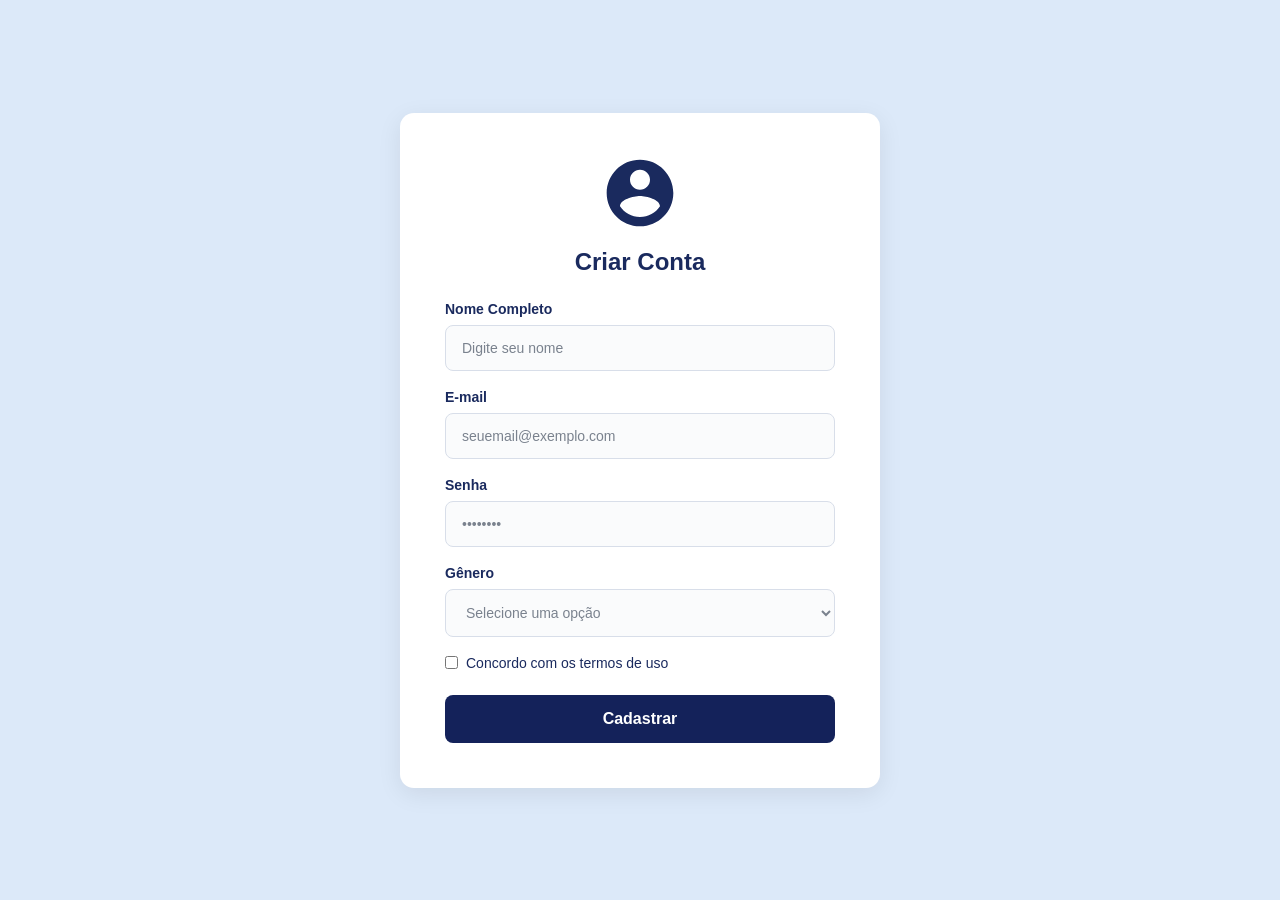
<file: cadastro.html>
<!DOCTYPE html>
<html lang="pt-BR">
<head>
    <meta charset="UTF-8">
    <meta name="viewport" content="width=device-width, initial-scale=1.0">
    <title>Formulário Cadastral</title>
    <!-- Vincula o arquivo CSS externo -->
    <link rel="stylesheet" href="assets/css/cadastro.css">
</head>
<body>



    <main>
        <!-- Ícone de perfil de usuário centralizado acima do título -->
        <svg class="user-avatar" viewBox="0 0 24 24" fill="#1a2a5e">
            <path d="M12 2C6.48 2 2 6.48 2 12s4.48 10 10 10 10-4.48 10-10S17.52 2 12 2zm0 3c1.66 0 3 1.34 3 3s-1.34 3-3 3-3-1.34-3-3 1.34-3 3-3zm0 14.2c-2.5 0-4.71-1.28-6-3.22.03-1.99 4-3.08 6-3.08 1.99 0 5.97 1.09 6 3.08-1.29 1.94-3.5 3.22-6 3.22z"/>
        </svg>

        <p>Criar Conta</p>

        <form>
            <label for="nome">Nome Completo</label>
            <input type="text" id="nome" placeholder="Digite seu nome">

            <label for="email">E-mail</label>
            <input type="email" id="email" placeholder="seuemail@exemplo.com">

            <label for="senha">Senha</label>
            <input type="password" id="senha" placeholder="••••••••">

            <label for="genero">Gênero</label>
            <select id="genero">
                <option value="" disabled selected>Selecione uma opção</option>
                <option value="m">Masculino</option>
                <option value="f">Feminino</option>
                <option value="o">Outro</option>
            </select>

            <p>
                <input type="checkbox" id="termos">
                <label for="termos">Concordo com os termos de uso</label>
            </p>

            <button type="submit">Cadastrar</button>
        </form>
    </main>

</body>
</html>
</file>
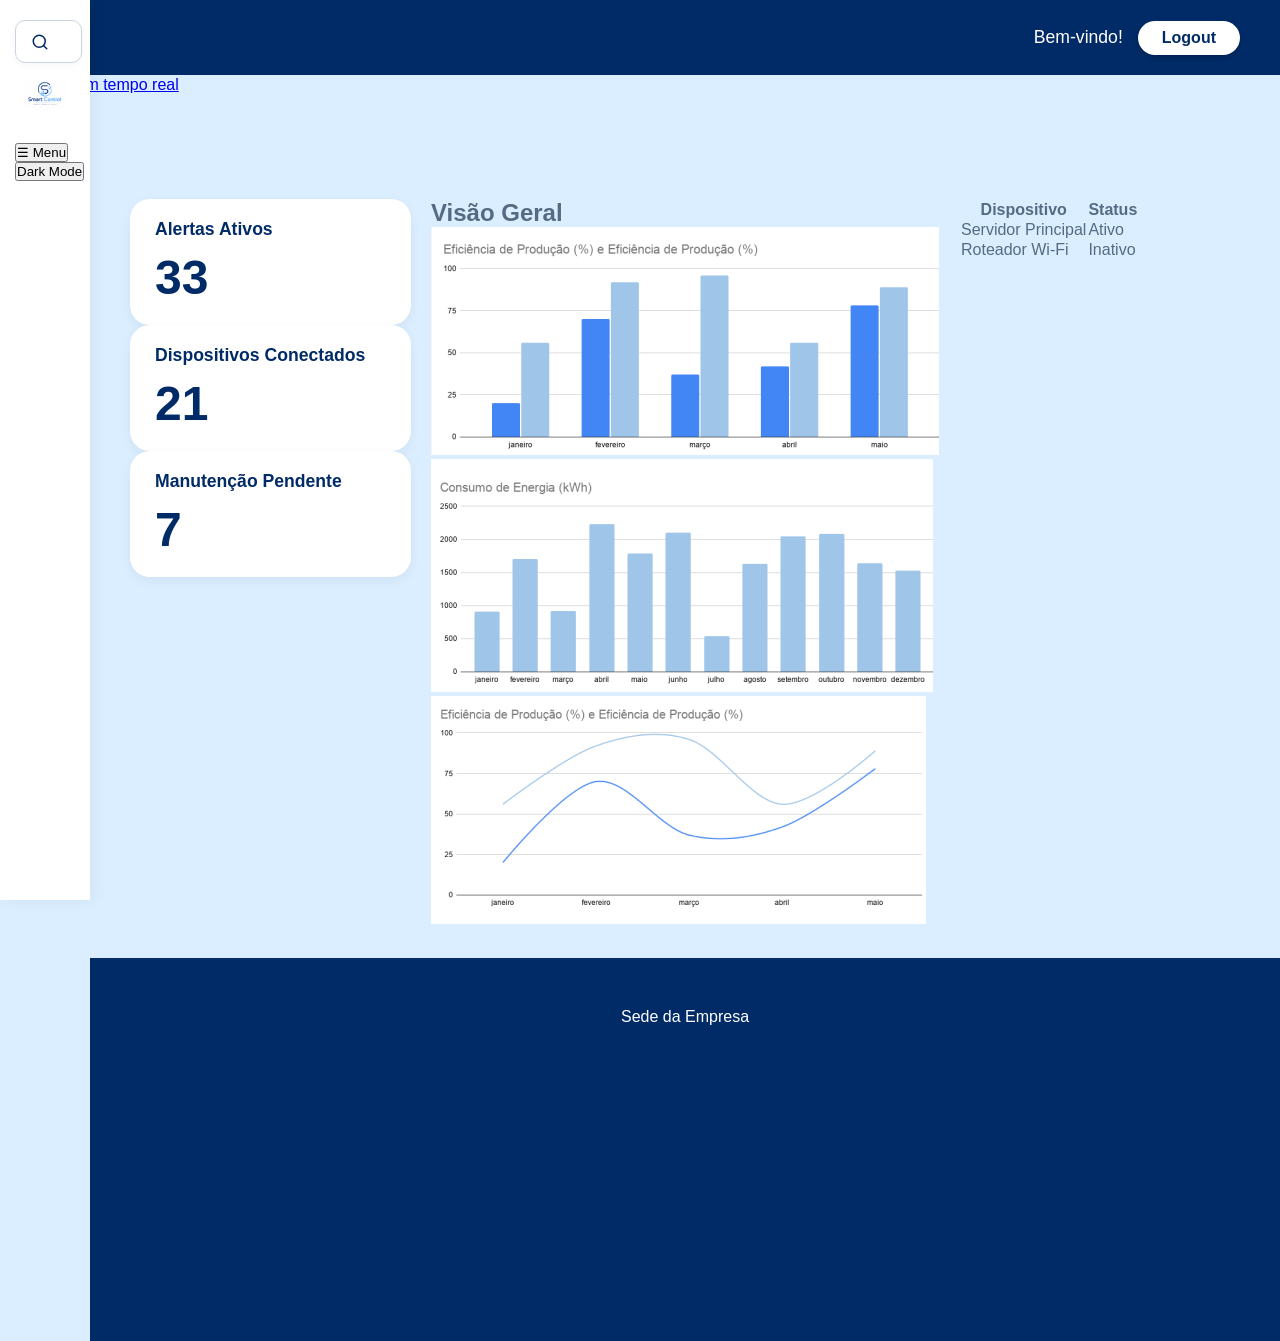
<file: dashboard.html>
<!DOCTYPE html>
<html lang="pt-br">
<head>
    <meta charset="UTF-8">
    <meta name="viewport" content="width=device-width, initial-scale=1.0">
    <link rel="stylesheet" href="assets/css/dashboard.css">
    <title>Dashboard</title>
</head>
<body>

    <!-- Cabeçalho Principal -->
    <header>
        <img src="assets/imagens/logo.png" alt="Logo da Empresa">
        <form method="get" action="index.html">
            <span>Bem-vindo!</span>
            <button type="submit">Logout</button>
        </form>
    </header>
    <!-- Overlay e Menu Lateral (Sidebar) --> 
    <div id="sidebar-overlay" class="sidebar-overlay"></div>
    <aside id="sidebar" class="sidebar">
        <h3>Menu</h3>
        <ul class="nav flex-column">
            <li class="nav-item"><a href="#" class="nav-link">Dispositivos</a></li>
            <li class="nav-item"><a href="#" class="nav-link">Configurações</a></li>
            <li class="nav-item"><a href="relatorio.HTML" class="nav-link">Relatórios Mensais</a></li>
            <li class="nav-item"><a href="reltemporeal.html" class="nav-link">Relatórios em tempo real</a></li>
        </ul>
    </aside>

    <!-- Conteúdo Principal -->
    <main>
        <!-- Barra de Ações / Busca -->
        <nav class="navbar">
            <button id="menu-toggle" class="btn btn-outline-primary d-md-none">☰ Menu</button>
            <input type="search" id="campoBusca" placeholder="Buscar dispositivos, itens...">
            <button id="theme-toggle" class="btn btn-secondary">Dark Mode</button>
        </nav>

        <!-- Indicadores / Cards de Resumo -->
        <section class="cards-section">
            <div class="card item-pesquisavel">
                <p>Alertas Ativos</p>
                <p>33</p>
            </div>
            <div class="card item-pesquisavel">
                <p>Dispositivos Conectados</p>
                <p>21</p>
            </div>
            <div class="card item-pesquisavel">
                <p>Manutenção Pendente</p>
                <p>7</p>
            </div>
        </section>

        <!-- Gráficos de Visão Geral -->
        <section class="charts-section">
            <h2>Visão Geral</h2>
            <img src="assets/imagens/grafico1.png" alt="Gráfico de desempenho 1">
            <img src="assets/imagens/grafico2.png" alt="Gráfico de desempenho 2">
            <img src="assets/imagens/grafico3.png" alt="Gráfico de desempenho 3">
        </section>

        <!-- Tabela de Filtros de Dispositivos -->
        <section class="table-section">
            <table>
                <thead>
                    <tr>
                        <th>Dispositivo</th>
                        <th>Status</th>
                    </tr>
                </thead>
                <tbody>
                    <tr class="filterable-item">
                        <td>Servidor Principal</td>
                        <td>Ativo</td>
                    </tr>
                    <tr class="filterable-item">
                        <td>Roteador Wi-Fi</td>
                        <td>Inativo</td>
                    </tr>
                </tbody>
            </table>
        </section>
    </main>
    
    <!-- Rodapé -->
    <footer>
        <p>Sede da Empresa</p>
        <iframe 
            src="https://www.google.com/maps/embed?pb=!1m18!1m12!1m3!1d15647.198948564112!2d142.18926606178334!3d11.349333259574765!2m3!1f0!2f0!3f0!3m2!1i1024!2i768!4f13.1!3m3!1m2!1s0x67328f3cd57de715%3A0x1bbe64e7a21aa7fc!2sFossa%20das%20Marianas!5e0!3m2!1spt-BR!2sbr!4v1785241440366!5m2!1spt-BR!2sbr" 
            width="300" 
            height="250" 
            style="border:0;" 
            allowfullscreen="" 
            loading="lazy" 
            referrerpolicy="strict-origin-when-cross-origin">
        </iframe>
    </footer>

    <!-- Scripts JavaScript -->
    <script src="assets/js/main.js"></script>
</body>
</html>
</file>
<file: assets/css/cadastro.css>
*{
    margin: 0;
    padding: 0;
    box-sizing: border-box;
    font-family: 'Segoe UI', Arial, sans-serif;
}

body {
    background-color: #dce9f9;
    min-height: 100vh;
    display: flex;
    justify-content: center;
    align-items: center;
    padding: 40px 20px;
}

header {
    display: none;
}

main {
    background-color: #ffffff;
    width: 100%;
    max-width: 480px;
    padding: 40px 45px 45px;
    border-radius: 14px;
    box-shadow: 0 6px 24px rgba(0, 0, 0, 0.08);
    display: flex;
    flex-direction: column;
    align-items: center;
}

/* Foto/Ícone do usuário centralizado */
main img,
main .user-avatar {
    width: 80px;
    height: 80px;
    border-radius: 50%;
    margin-bottom: 15px;
    object-fit: cover;
}

/* Título centralizado */
main > p {
    font-size: 24px;
    font-weight: 700;
    color: #1a2a5e;
    margin-bottom: 25px;
    text-align: center;
    padding-right: 0;
    width: 100%;
}

form {
    width: 100%;
}

label {
    display: block;
    font-size: 14px;
    font-weight: 600;
    color: #1a2a5e;
    margin-bottom: 8px;
}

input[type="text"],
input[type="date"],
input[type="email"],
input[type="password"] {
    width: 100%;
    padding: 14px 16px;
    margin-bottom: 18px;
    border: 1px solid #d8dee9;
    border-radius: 8px;
    font-size: 14px;
    background-color: #fafbfc;
    outline: none;
    color: #333;
    transition: 0.2s ease;
}

input[type="text"]:focus,
input[type="date"]:focus,
input[type="email"]:focus,
input[type="password"]:focus {
    border-color: #1a2a5e;
}

input::placeholder {
    color: #7a828e;
}

select {
    width: 100%;
    padding: 14px 16px;
    margin-bottom: 18px;
    border: 1px solid #d8dee9;
    border-radius: 8px;
    font-size: 14px;
    background-color: #fafbfc;
    color: #7a828e;
    outline: none;
}

form p:has(input[type="checkbox"]) {
    display: flex;
    align-items: center;
    gap: 8px;
    margin-bottom: 20px;
}

form p:has(input[type="checkbox"]) label {
    margin-bottom: 0;
    font-weight: 400;
    color: #1a2a5e;
}

button[type="submit"] {
    width: 100%;
    padding: 15px;
    margin-top: 4px;
    background-color: #14225a;
    color: #ffffff;
    font-size: 16px;
    font-weight: 600;
    border: none;
    border-radius: 8px;
    cursor: pointer;
    transition: 0.2s ease;
}

button[type="submit"]:hover {
    background-color: #0d1740;
}

.erro {
    display: block;
    text-align: left;
    font-size: 0.75rem;
    color: #c0392b;
    margin-top: -10px;
    margin-bottom: 12px;
    min-height: 14px;
}

input.invalido,
select.invalido {
    border-color: #c0392b;
    background-color: #fdf2f2;
}

input.valido,
select.valido {
    border-color: #2e9e5b;
    background-color: #f4fdf7;
}

button[type="submit"]:disabled {
    opacity: 0.6;
    cursor: not-allowed;
}

@media (max-width: 600px) {
    body {
        padding: 20px 12px;
        align-items: flex-start;
    }

    main {
        max-width: 100%;
        padding: 40px 22px 30px;
    }

    main img,
    main .user-avatar {
        width: 65px;
        height: 65px;
    }

    main > p {
        font-size: 20px;
        margin-bottom: 20px;
    }

    label {
        font-size: 13px;
    }

    input[type="text"],
    input[type="date"],
    input[type="email"],
    input[type="password"],
    select {
        padding: 12px 14px;
        margin-bottom: 15px;
        font-size: 13px;
    }

    button[type="submit"] {
        padding: 14px;
        font-size: 15px;
    }
}
</file>
<file: assets/css/dashboard.css>
*{
    margin: 0;
    padding: 0;
    box-sizing: border-box;
    font-family: 'Segoe UI', Tahoma, Verdana, sans-serif;
}

:root {
    --fundo: #dbeeff;
    --fundo2: #002b66;
    --fundo-menu: #ffffff;
    --titulo: #4a80db;
    --texto: #1e293b;
    --sombra: rgba(0, 0, 0, 0.08);
}

body {
    background-color: var(--fundo);
    min-height: 100vh;
    transition: 0.3s ease, color 0.3s ease;
}

header {
    background-color: var(--fundo2);
    height: 75px;
    display: flex;
    justify-content: flex-end;
    align-items: center;
    padding: 0 40px;
    color: #ffffff;
    font-size: 1.1rem;
    position: fixed;
    top: 0;
    left: 90px;
    right: 0;
    z-index: 100;
}

header > img {
    display: none;
}

header form {
    display: flex;
    align-items: center;
    gap: 15px;
}

header button[type="submit"] {
    background-color: #ffffff;
    color: #002b66;
    border: none;
    padding: 8px 24px;
    border-radius: 20px;
    font-weight: bold;
    cursor: pointer;
    font-size: 1rem;
    display: flex;
    align-items: center;
    gap: 8px;
    box-shadow: 0 2px 5px rgba(0,0,0,0.2);
}

#btn-theme {
    background-color: transparent;
    color: #ffffff;
    border: 1px solid #ffffff;
    padding: 6px 14px;
    border-radius: 20px;
    font-size: 0.85rem;
    cursor: pointer;
    white-space: nowrap;
    transition: all 0.2s ease;
}

#btn-theme:hover {
    background-color: rgba(255, 255, 255, 0.2);
}

.navbar {
    position: fixed;
    top: 0;
    left: 0;
    width: 90px;
    height: 100vh;
    background-color: var(--fundo-menu);
    box-shadow: 4px 0 15px rgba(0,0,0,0.05);
    z-index: 200;
    padding: 20px 15px;
    display: flex;
    flex-direction: column;
    align-items: flex-start;
    transition:  0.3s ease;
    overflow: hidden;
    white-space: nowrap;
}

.navbar:hover,
.navbar:focus-within {
    width: 280px;
}

.navbar::before {
    content: "";
    width: 60px;
    height: 60px;
    background-image: url('../imagens/logo.png');
    background-size: contain;
    background-repeat: no-repeat;
    background-position: center;
    margin: 0 auto 20px 0;
    display: block;
}

.main-menu {
    list-style: none;
    width: 100%;
}

.dropdown {
    font-size: 0;
    position: relative;
    cursor: pointer;
}

.dropdown::before {
    content: "≡";
    font-size: 36px;
    color: #002b66;
    display: block;
    margin-left: 14px;
    margin-bottom: 25px;
    line-height: 1;
}

.sub-menu {
    list-style: none;
    margin-top: 10px;
    width: 100%;
    opacity: 0;
    transition:  0.2s ease-in-out;
}

.navbar:hover .sub-menu,
.navbar:focus-within .sub-menu {
    opacity: 1;
}

.sub-menu li {
    margin-bottom: 15px;
}

.sub-menu li a {
    display: flex;
    align-items: center;
    text-decoration: none;
    color: #334155;
    font-size: 1rem;
    font-weight: 600;
    padding: 10px 12px;
    border-radius: 10px;
    transition: 0.2s ease, color 0.2s ease;
}

.sub-menu li a:hover {
    background-color: #f1f5f9;
    color: #002b66;
}

main {
    margin-top: 75px;
    margin-left: 90px;
    padding: 30px 40px;
    color: #556b82;
    display: grid;
    grid-template-columns: repeat(3, 1fr);
    gap: 20px;
}

#campoBusca {
    grid-column: 1 / -1;
    order: -2;
    width: 100%;
    padding: 12px 20px 12px 45px;
    border: 1px solid #cbd5e1;
    border-radius: 10px;
    font-size: 0.95rem;
    outline: none;
    background-color: #ffffff;
    box-shadow: 0 2px 6px rgba(0, 0, 0, 0.04);
    background-image: url("data:image/svg+xml,%3Csvg xmlns='http://www.w3.org/2000/svg' width='18' height='18' viewBox='0 0 24 24' fill='none' stroke='%23002b66' stroke-width='2' stroke-linecap='round' stroke-linejoin='round'%3E%3Ccircle cx='11' cy='11' r='8'%3E%3C/circle%3E%3Cline x1='21' y1='21' x2='16.65' y2='16.65'%3E%3C/line%3E%3C/svg%3E");
    background-repeat: no-repeat;
    background-position: 15px center;
    background-size: 18px 18px;
    transition: all 0.2s ease;
}

#campoBusca::placeholder {
    color: #94a3b8;
    opacity: 1;
}

#campoBusca:focus {
    border-color: var(--titulo);
    box-shadow: 0 2px 8px rgba(74, 128, 219, 0.25);
}

main > p:first-child {
    grid-column: 1 / -1;
    order: 0;
    font-size: 2.2rem;
    font-weight: bold;
    color: var(--titulo);
    margin-bottom: 10px;
    display: block;
}

main > img {
    width: 100%;
    height: auto;
    border-radius: 20px;
    background: #ffffff;
    padding: 10px;
}

.card {
    background-color: #ffffff;
    border-radius: 20px;
    padding: 20px 25px;
    box-shadow: 0 4px 12px rgba(0, 0, 0, 0.05);
    display: flex;
    flex-direction: column;
    justify-content: space-between;
}

.card p:first-child {
    font-size: 1.1rem;
    font-weight: bold;
    color: #002b66;
    margin-bottom: 10px;
}

.card p:last-child {
    font-size: 3rem;
    font-weight: 800;
    color: #002b66;
    margin: 0;
}

footer {
    margin-left: 90px;
    background-color: var(--fundo2);
    color: white;
    padding: 50px;
    display: flex;
    flex-direction: column;
    align-items: center;
    gap: 15px;
}

footer iframe {
    border-radius: 12px;
}

body.dark-theme {
    --fundo: #0f172a;
    --fundo2: #020617;
    --fundo-menu: #1e293b;
    --titulo: #38bdf8;
    --texto: #f8fafc;
}

body.dark-theme header {
    background-color: var(--fundo2);
}

body.dark-theme .dropdown::before {
    color: #38bdf8;
}

body.dark-theme #btn-theme {
    background-color: transparent ;
    color: #ffffff;
    border-color: #ffffff;
}

body.dark-theme .card p:first-child,
body.dark-theme .card p:last-child {
    color: #38bdf8;
}

@media (max-width: 768px) {
    header {
        left: 0;
        height: auto;
        padding: 10px 15px;
        flex-wrap: wrap;
        gap: 8px;
        justify-content: space-between;
    }

    header > img {
        display: block;
        max-height: 35px;
        width: auto;
    }

    header form {
        width: 100%;
        justify-content: space-between;
        font-size: 0.75rem;
        gap: 6px;
    }

    #btn-theme {
        padding: 4px 8px;
        font-size: 0.75rem;
    }

    header button[type="submit"] {
        padding: 4px 10px;
        font-size: 0.75rem;
    }

    main {
        margin-left: 0;
        margin-top: 110px;
        padding: 15px;
        grid-template-columns: 1fr;
        gap: 15px;
    }

    .navbar {
        position: relative;
        order: -1;
        top: 0;
        left: 0;
        width: 100%;
        height: auto;
        padding: 0;
        box-shadow: none;
        background-color: transparent;
    }

    .navbar::before {
        display: none;
    }

    .dropdown::before {
        margin-left: 0;
        margin-bottom: 5px;
    }

    .sub-menu {
        display: none;
        opacity: 0;
        width: 100%;
    }

    .navbar:focus-within .sub-menu,
    .navbar.active .sub-menu {
        display: flex;
        opacity: 1;
        flex-direction: column;
        gap: 8px;
        margin-top: 10px;
        background: #ffffff;
        padding: 15px;
        border-radius: 12px;
        box-shadow: 0 4px 15px rgba(0, 0, 0, 0.1);
        border: 1px solid #cbd5e1;
    }

    .sub-menu li a {
        color: #002b66 ;
        padding: 10px 14px;
        border-radius: 8px;
    }

    .sub-menu li a:hover,
    .sub-menu li a:active {
        background-color: #dbeeff;
        color: #002b66 ;
    }

    body.dark-theme .navbar:focus-within .sub-menu,
    body.dark-theme .navbar.active .sub-menu {
        background-color: #1e293b ;
        border-color: #334155;
        box-shadow: 0 4px 15px rgba(0, 0, 0, 0.5);
    }

    body.dark-theme .sub-menu li a {
        color: #f8fafc ;
    }

    body.dark-theme .sub-menu li a:hover,
    body.dark-theme .sub-menu li a:active {
        background-color: #334155 ;
        color: #38bdf8 ;
    }

    #campoBusca {
        margin-top: 5px;
        margin-bottom: 5px;
    }

    footer {
        margin-left: 0;
        padding: 30px 15px;
    }

    footer iframe {
        width: 100%;
    }
}
</file>
